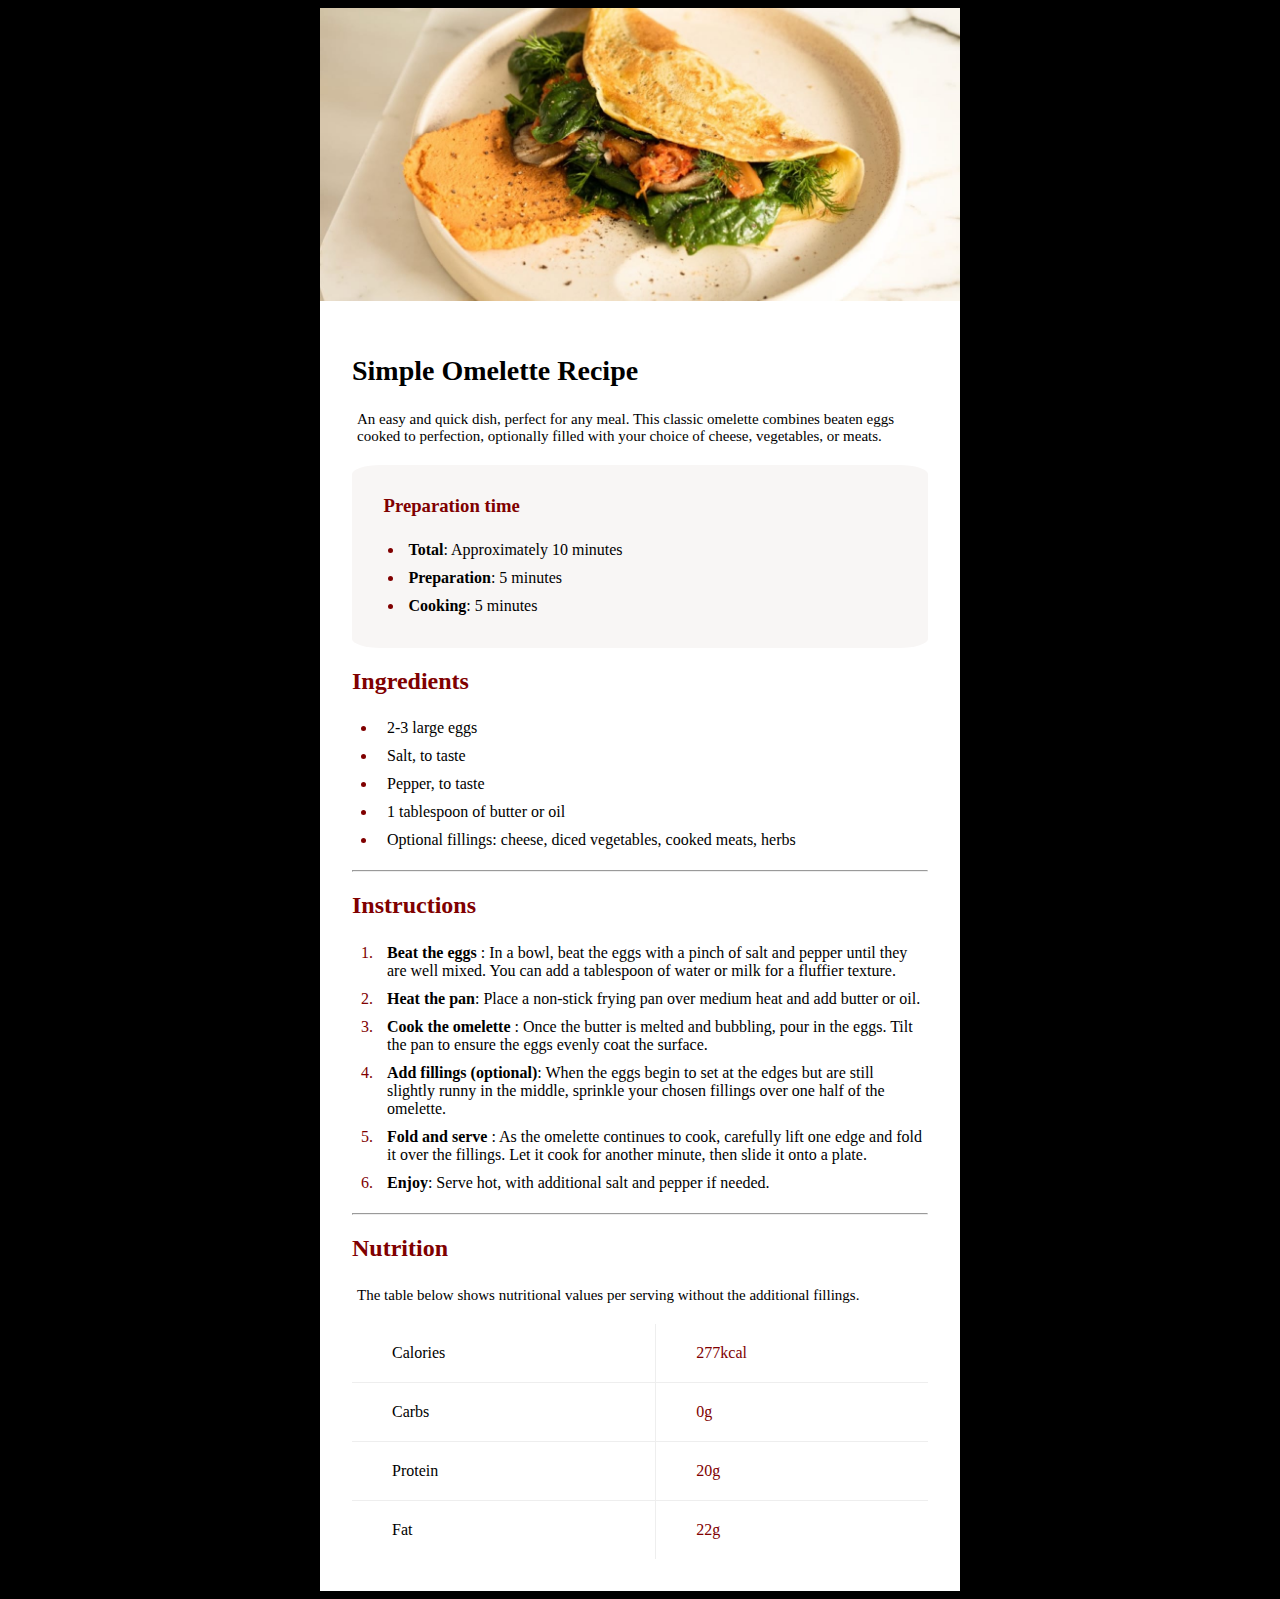
<file: index.html>
<!DOCTYPE html>
<html lang="en">
<head>
  <meta charset="UTF-8">
  <meta name="viewport" content="width=device-width, initial-scale=1.0"> <!-- displays site properly based on user's device -->

  <link rel="icon" type="image/png" sizes="32x32" href="./assets/images/favicon-32x32.png">
  
  <title> Recipe page</title>

  <link rel="stylesheet"  href="style.css">  

</head>
<body>


<div class="container">
  <img src="./assets/images/image-omelette.jpeg" alt="omelette image">
  <div class="body_container">
    <h1>Simple Omelette Recipe</h1> 
    <p>An easy and quick dish, perfect for any meal. This classic omelette combines beaten eggs cooked 
        to perfection, optionally filled with your choice of cheese, vegetables, or meats.</p>
    <form class="form_container">
      <h3>Preparation time</h3>
      <ol>
        <li><span>Total</span>: Approximately 10 minutes</li>
        <li><span>Preparation</span>: 5 minutes</li>
        <li><span>Cooking</span>: 5 minutes</li>
      </ol>
    </form>
    <div class="ingredients">
      <h2>Ingredients</h2>
      <ol>
        <li>2-3 large eggs</li>
        <li>  Salt, to taste</li>
        <li> Pepper, to taste</li>
        <li>  1 tablespoon of butter or oil</li>
        <li>Optional fillings: cheese, diced vegetables, cooked meats, herbs</li>
      </ol>
  
    </div>
    <hr class="hr" > 
    <div class="instructions">
      <h2>Instructions</h2>
      <ol>
        <li> <span>Beat the eggs</span> : In a bowl, beat the eggs with a pinch of salt and pepper until they are well mixed. 
          You can add a tablespoon of water or milk for a fluffier texture.</li>
        <li> <span> Heat the pan</span>: Place a non-stick frying pan over medium heat and add butter or oil.</li>
        <li>  <span>Cook the omelette</span> : Once the butter is melted and bubbling, pour in the eggs. Tilt the pan to ensure 
          the eggs evenly coat the surface.</li>
        <li>  <span>Add fillings (optional)</span>: When the eggs begin to set at the edges but are still slightly runny in the 
          middle, sprinkle your chosen fillings over one half of the omelette.</li>
        <li> <span>Fold and serve</span> : As the omelette continues to cook, carefully lift one edge and fold it over the 
          fillings. Let it cook for another minute, then slide it onto a plate.</li>
        <li> <span> Enjoy</span>: Serve hot, with additional salt and pepper if needed.</li>
      </ol>
  
    </div>
    <hr class="hr" > 
    <div class="nutrition">
      <h2>  Nutrition</h2>
      <p>The table below shows nutritional values per serving without the additional fillings.</p>
      <div style="overflow-x:auto;">
        <table class="center" rules="rows" >
          <tr><td>Calories</td> <td><span>277kcal</span></td></tr> 
          <tr><td>  Carbs </td>  <td> <span>0g</span></td></tr> 
          <tr><td>  Protein</td> <td><span>20g</span> </td></tr>
          <tr><td> Fat</td>  <td> <span>22g</span></td></tr>
        
        </table>
  
      </div>  
    </div>
  </div>
  

</div>

</body>
</html>
</file>
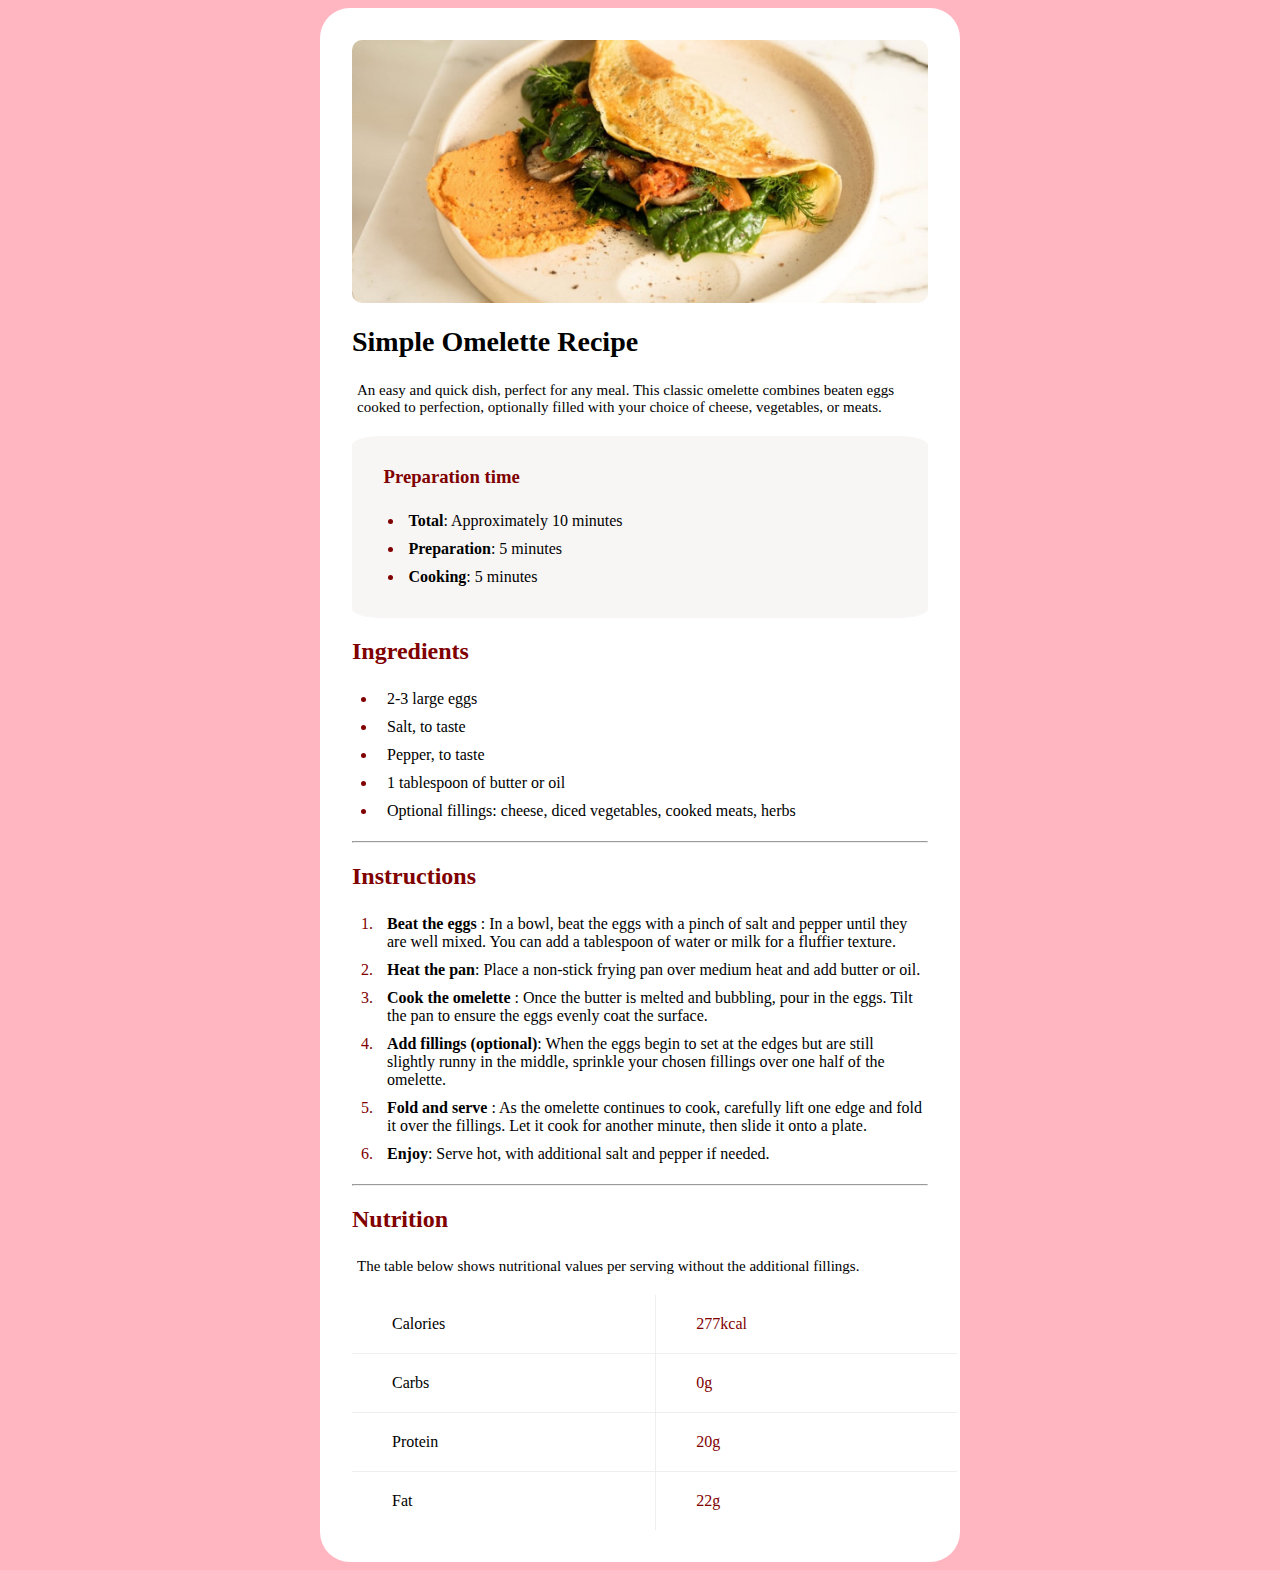
<file: desktop.html>
<!DOCTYPE html>
<html lang="en">
<head>
  <meta charset="UTF-8">
  <meta name="viewport" content="width=device-width, initial-scale=1.0"> <!-- displays site properly based on user's device -->

  <link rel="icon" type="image/png" sizes="32x32" href="./assets/images/favicon-32x32.png">
  
  <title> Recipe page</title>

  <link rel="stylesheet"  href="desktop_style.css">  

</head>
<body>


<div class="container">
  <img src="./assets/images/image-omelette.jpeg" alt="omelette image">
    <h1>Simple Omelette Recipe</h1> 
  <p>An easy and quick dish, perfect for any meal. This classic omelette combines beaten eggs cooked 
  to perfection, optionally filled with your choice of cheese, vegetables, or meats.</p>
  <form class="form_container">
     <h3>Preparation time</h3>
  <ol>
    <li><span>Total</span>: Approximately 10 minutes</li>
    <li><span>Preparation</span>: 5 minutes</li>
    <li><span>Cooking</span>: 5 minutes</li>
  </ol>
  </form>
  <div class="ingredients">
    <h2>Ingredients</h2>
  <ol>
    <li>2-3 large eggs</li>
    <li>  Salt, to taste</li>
    <li> Pepper, to taste</li>
    <li>  1 tablespoon of butter or oil</li>
    <li>Optional fillings: cheese, diced vegetables, cooked meats, herbs</li>
  </ol>
  
  </div>
   <hr class="hr" > 
  <div class="instructions">
     <h2>Instructions</h2>
  <ol>
    <li> <span>Beat the eggs</span> : In a bowl, beat the eggs with a pinch of salt and pepper until they are well mixed. 
  You can add a tablespoon of water or milk for a fluffier texture.</li>
    <li> <span> Heat the pan</span>: Place a non-stick frying pan over medium heat and add butter or oil.</li>
    <li>  <span>Cook the omelette</span> : Once the butter is melted and bubbling, pour in the eggs. Tilt the pan to ensure 
  the eggs evenly coat the surface.</li>
    <li>  <span>Add fillings (optional)</span>: When the eggs begin to set at the edges but are still slightly runny in the 
  middle, sprinkle your chosen fillings over one half of the omelette.</li>
    <li> <span>Fold and serve</span> : As the omelette continues to cook, carefully lift one edge and fold it over the 
  fillings. Let it cook for another minute, then slide it onto a plate.</li>
  <li> <span> Enjoy</span>: Serve hot, with additional salt and pepper if needed.</li>
  </ol>
  
  </div>
   <hr class="hr" > 
 <div class="nutrition">
  <h2>  Nutrition</h2>
  <p>The table below shows nutritional values per serving without the additional fillings.</p>
  <table rules="rows">
    <tr> <td>Calories</td> <td><span>277kcal</span></td></tr> 
    <tr><td>  Carbs</td>  <td> <span>0g</span></td></tr> 
    <tr><td>  Protein</td> <td><span>20g</span> </td></tr>
    <tr><td> Fat</td>  <td> <span>22g</span></td></tr>
   
   
  </table>
 </div>
  
  

</div>

</body>
</html>
</file>
<file: style.css>
*margin {
    top: 0;
    bottom: 0;
}

body {
    margin-left: 25%;
    margin-right: 25%;
    font-family:Georgia, 'Times New Roman', Times, serif;
    border-style: hidden;
    background-color:black;
    
}

img {
    width: 100%;
    height: auto;
    
} 

.container {
    background-color: white;
}

.body_container {
    padding-left: 5%;
    padding-right: 5%;
    padding-top: 5%;
    padding-bottom: 5%;
}

.container h1 {
    font-weight: 700;
    font-size: 28px;
   
}

.container p {
    font-size: 15px;
    padding: 5px;
}

.form_container{
    padding: 2%;
    border-style: hidden;
    border-top-left-radius: 5%;
    border-top-right-radius: 5%;
    border-bottom-left-radius: 5%;
    border-bottom-right-radius: 5%;
    background-color:rgb(248, 246, 245);

}

.form_container h3{
    margin-left: 20px;
    color:maroon;
}

.form_container ol {
   list-style: disc;
}

.form_container ol li {
    padding-left: 10px;
    padding: 5px;
}

.form_container ol li span {
    font-weight: 700;
}

.form_container ol li::marker {
    color: maroon;
}


.ingredients h2 {
    color: maroon;
}

.ingredients ol {
    list-style: disc;
    padding-left: 25px;
    
}
.ingredients ol li {
    padding: 5px;
    padding-left: 10px;
}

.ingredients ol li::marker {
    color: maroon;
}


.instructions h2 {
    color: maroon;
}


.instructions ol {
    list-style: element(number);
    padding-left: 25px;
}

.instructions ol li {
    padding: 5px;
    padding-left: 10px;
}

.instructions ol li span {
     font-weight: 700;
}

.instructions ol li::marker {
    color: maroon;
}

.nutrition h2 {
      color:maroon;
}

.nutrition p {
    padding: 5px;
}


.nutrition table td {
    width: auto;
    border: 1px ;
    border-style: groove;
    padding: 40px;  
    padding-top: 20px;
    padding-bottom: 20px;
    padding-right: 210px;
       
}

.nutrition table td span {
    color:maroon;
}



.hr {
    border-color: groove;
     
}
</file>
<file: desktop_style.css>
*margin {
    top: 0;
    bottom: 0;
}

body {
    margin-left: 25%;
    margin-right: 25%;
    font-family:Georgia, 'Times New Roman', Times, serif;
    border-style: hidden;
    background-color:lightpink;
    
}

img {
    width: 100%;
    height: auto;
    border-radius: 10px;
    
} 

.container {
    background-color: white;
    padding-left: 5%;
    padding-right: 5%;
    padding-top: 5%;
    padding-bottom: 5%;
    border-top-left-radius: 30px;
    border-top-right-radius: 30px;
    border-bottom-left-radius: 30px;
    border-bottom-right-radius: 30px;
}

.container h1 {
    font-weight: 700;
    font-size: 28px;
   
}

.container p {
    font-size: 15px;
    padding: 5px;
}

.form_container{
    padding: 2%;
    border-style: hidden;
    border-top-left-radius: 5%;
    border-top-right-radius: 5%;
    border-bottom-left-radius: 5%;
    border-bottom-right-radius: 5%;
    background-color:rgb(248, 246, 245);

}

.form_container h3{
    margin-left: 20px;
    color:maroon;
}

.form_container ol {
   list-style: disc;
}

.form_container ol li {
    padding-left: 10px;
    padding: 5px;
}

.form_container ol li span {
    font-weight: 700;
}

.form_container ol li::marker {
    color: maroon;
}

.ingredients h2 {
    color: maroon;
}

.ingredients ol {
    list-style: disc;
    padding-left: 25px;
    
}

.ingredients ol li {
    padding: 5px;
    padding-left: 10px;
}

.ingredients ol li::marker {
    color: maroon;
}

.instructions h2 {
    color: maroon;
}

.instructions ol {
    list-style: element(number);
    padding-left: 25px;
}

.instructions ol li {
    padding: 5px;
    padding-left: 10px;
}

.instructions ol li span {
     font-weight: 700;
}

.instructions ol li::marker {
    color: maroon;
}

.nutrition h2 {
      color:maroon;
}

.nutrition p {
    padding: 5px;
}

.nutrition table td {
    width: auto;
    border: 1px ;
    border-style: groove;
    padding: 40px;  
    padding-top: 20px;
    padding-bottom: 20px;
    padding-right: 210px;
       
}

.nutrition table td span {
    color:maroon;
}

.hr {
    border-color: groove;
     
}
</file>
